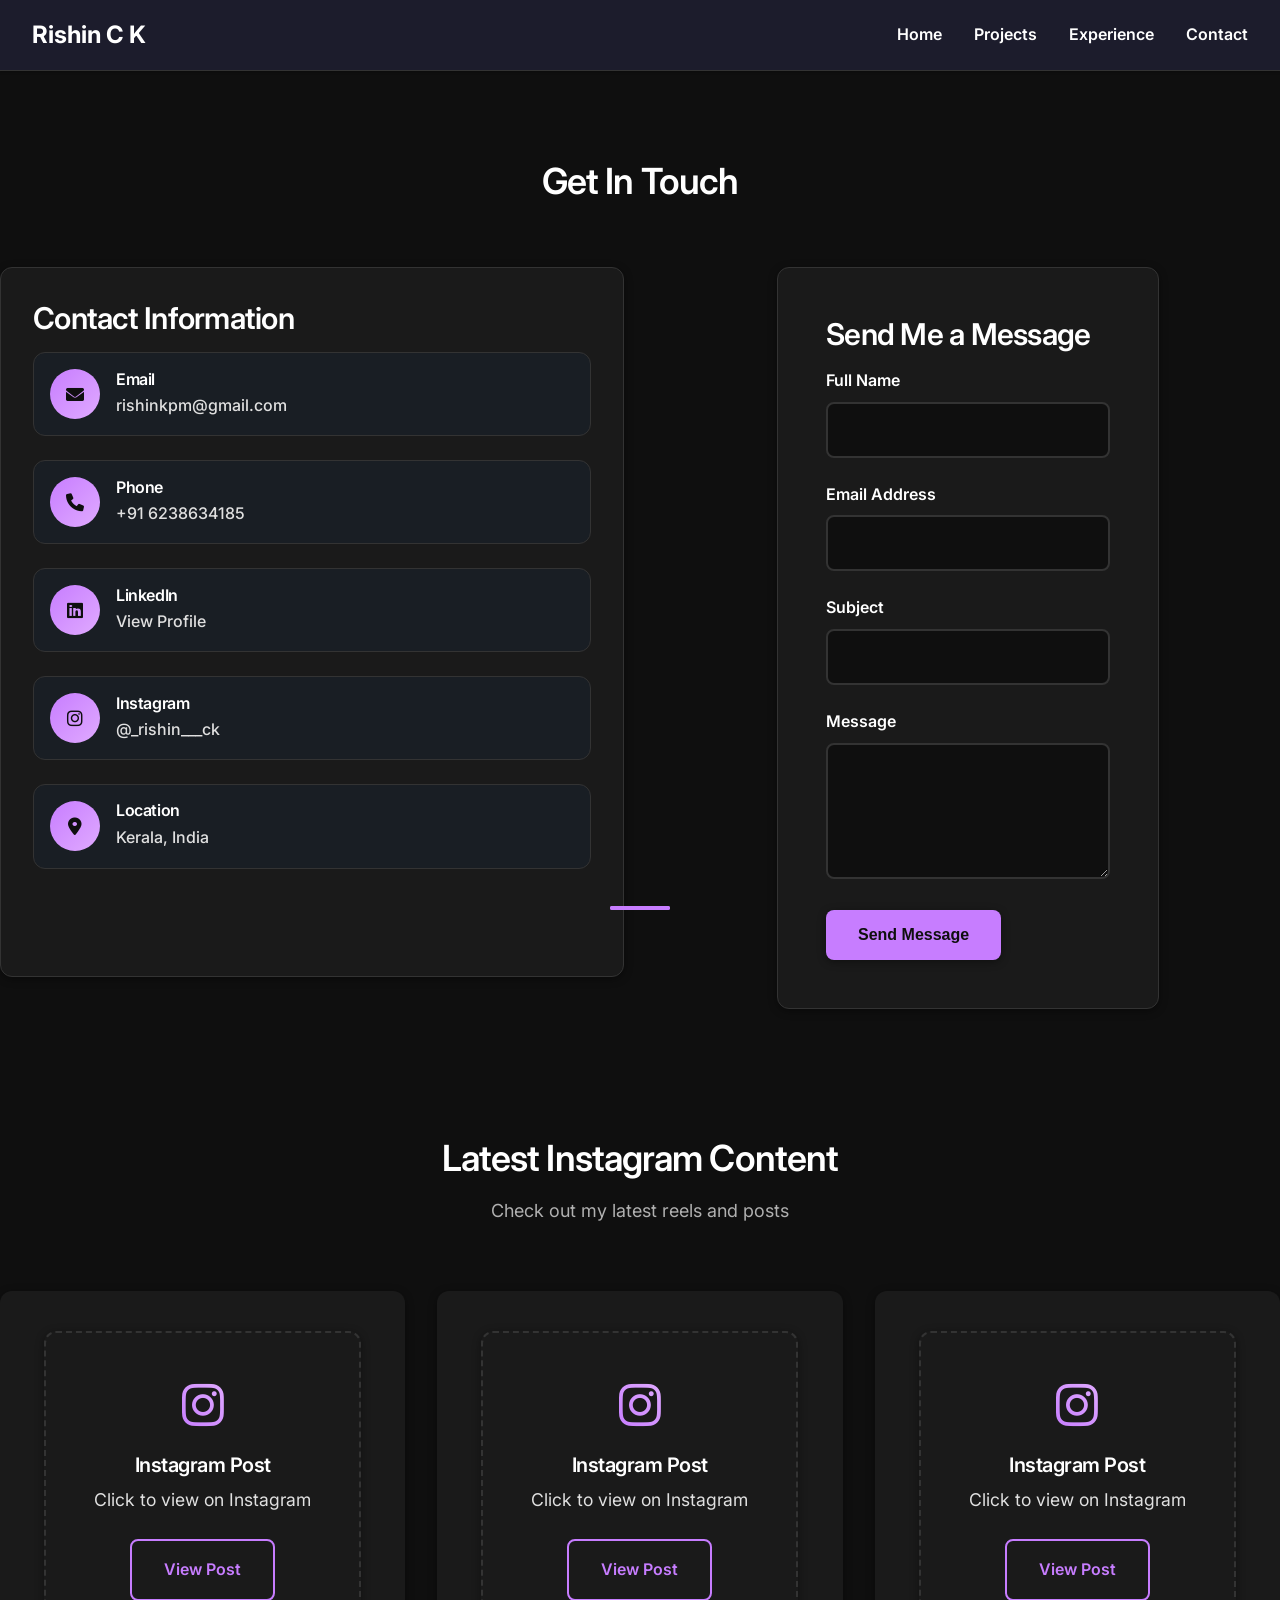
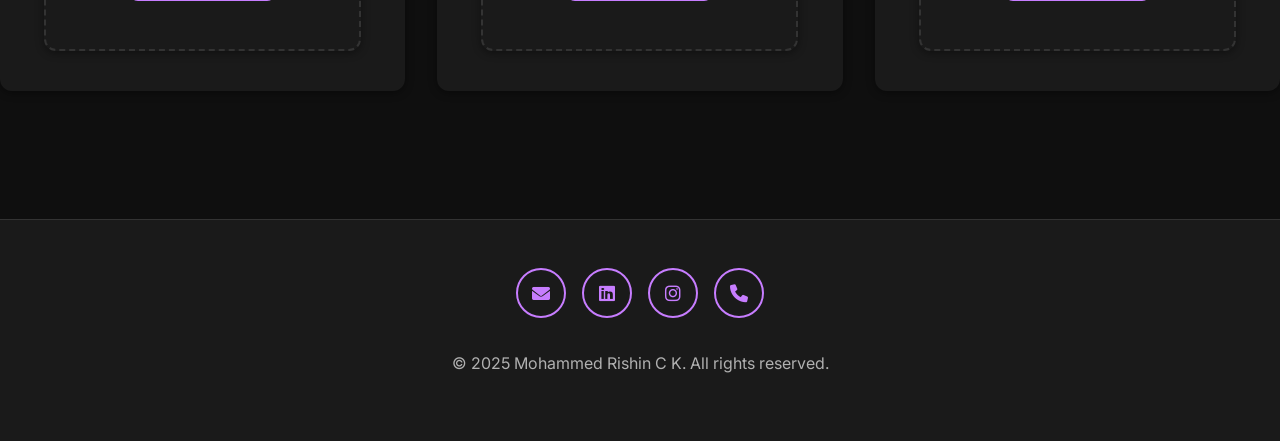
<file: contact.html>
<!DOCTYPE html>
<html lang="en">
<head>
  <meta charset="UTF-8">
  <meta name="viewport" content="width=device-width, initial-scale=1.0">
  <title>Contact | Rishin C K</title>
  <link rel="stylesheet" href="style.css">
  <link href="https://fonts.googleapis.com/css2?family=Inter:wght@300;400;500;600;700&display=swap" rel="stylesheet">
  <link rel="stylesheet" href="https://cdnjs.cloudflare.com/ajax/libs/font-awesome/6.0.0/css/all.min.css">
</head>
<body>
  <header>
    <nav>
      <a href="index.html" class="logo">Rishin C K</a>
      <ul>
        <li><a href="index.html">Home</a></li>
        <li><a href="projects.html">Projects</a></li>
        <li><a href="experience.html">Experience</a></li>
        <li><a href="contact.html">Contact</a></li>
      </ul>
      <div class="mobile-menu">
        <span></span>
        <span></span>
        <span></span>
      </div>
    </nav>
  </header>

  <section class="section" style="margin-top: 6rem;">
    <div class="section-title">
      <h2>Get In Touch</h2>
    </div>

    <div class="grid grid-2">
      <div class="card">
        <h3>Contact Information</h3>
        <div class="contact-info">
          <div class="contact-item">
            <div class="contact-icon">
              <i class="fas fa-envelope"></i>
            </div>
            <div class="contact-details">
              <h4>Email</h4>
              <a href="mailto:rishinkpm@gmail.com">rishinkpm@gmail.com</a>
            </div>
          </div>
          
          <div class="contact-item">
            <div class="contact-icon">
              <i class="fas fa-phone"></i>
            </div>
            <div class="contact-details">
              <h4>Phone</h4>
              <a href="tel:+916238634185">+91 6238634185</a>
            </div>
          </div>
          
          <div class="contact-item">
            <div class="contact-icon">
              <i class="fab fa-linkedin"></i>
            </div>
            <div class="contact-details">
              <h4>LinkedIn</h4>
              <a href="https://www.linkedin.com/in/mohammed-rishin-c-k-a00525240" target="_blank">View Profile</a>
            </div>
          </div>
          
          <div class="contact-item">
            <div class="contact-icon">
              <i class="fab fa-instagram"></i>
            </div>
            <div class="contact-details">
              <h4>Instagram</h4>
              <a href="https://www.instagram.com/_rishin___ck?igsh=eXE4Y3RrOGk3bXFx&utm_source=qr" target="_blank">@_rishin___ck</a>
            </div>
          </div>
          
          <div class="contact-item">
            <div class="contact-icon">
              <i class="fas fa-map-marker-alt"></i>
            </div>
            <div class="contact-details">
              <h4>Location</h4>
              <p>Kerala, India</p>
            </div>
          </div>
        </div>
      </div>

      <div class="contact-form">
        <h3>Send Me a Message</h3>
        <form id="contact-form">
          <div class="form-group">
            <label for="name">Full Name</label>
            <input type="text" id="name" name="name" required>
          </div>
          
          <div class="form-group">
            <label for="email">Email Address</label>
            <input type="email" id="email" name="email" required>
          </div>
          
          <div class="form-group">
            <label for="subject">Subject</label>
            <input type="text" id="subject" name="subject" required>
          </div>
          
          <div class="form-group">
            <label for="message">Message</label>
            <textarea id="message" name="message" rows="5" required></textarea>
          </div>
          
          <button type="submit" class="btn">Send Message</button>
        </form>
      </div>
    </div>
  </section>

  <!-- Instagram Reels Section -->
  <section class="section">
    <div class="section-title">
      <h2>Latest Instagram Content</h2>
      <p>Check out my latest reels and posts</p>
    </div>
    
    <div class="instagram-showcase">
      <div class="instagram-grid">
        <!-- Instagram posts will be embedded here -->
        <div class="instagram-placeholder">
          <div class="instagram-item">
            <i class="fab fa-instagram"></i>
            <h4>Follow me on Instagram</h4>
            <p>@_rishin___ck</p>
            <a href="https://www.instagram.com/_rishin___ck?igsh=eXE4Y3RrOGk3bXFx&utm_source=qr" target="_blank" class="btn btn-outline">View Profile</a>
          </div>
        </div>
      </div>
    </div>
  </section>

  <footer>
    <div class="footer-content">
      <div class="social-links">
        <a href="mailto:rishinkpm@gmail.com" title="Email">
          <i class="fas fa-envelope"></i>
        </a>
        <a href="https://www.linkedin.com/in/mohammed-rishin-c-k-a00525240" target="_blank" title="LinkedIn">
          <i class="fab fa-linkedin"></i>
        </a>
        <a href="https://www.instagram.com/_rishin___ck?igsh=eXE4Y3RrOGk3bXFx&utm_source=qr" target="_blank" title="Instagram">
          <i class="fab fa-instagram"></i>
        </a>
        <a href="tel:+916238634185" title="Phone">
          <i class="fas fa-phone"></i>
        </a>
      </div>
      <p>&copy; 2025 Mohammed Rishin C K. All rights reserved.</p>
    </div>
  </footer>

  <script src="script.js"></script>
</body>
</html>
</file>
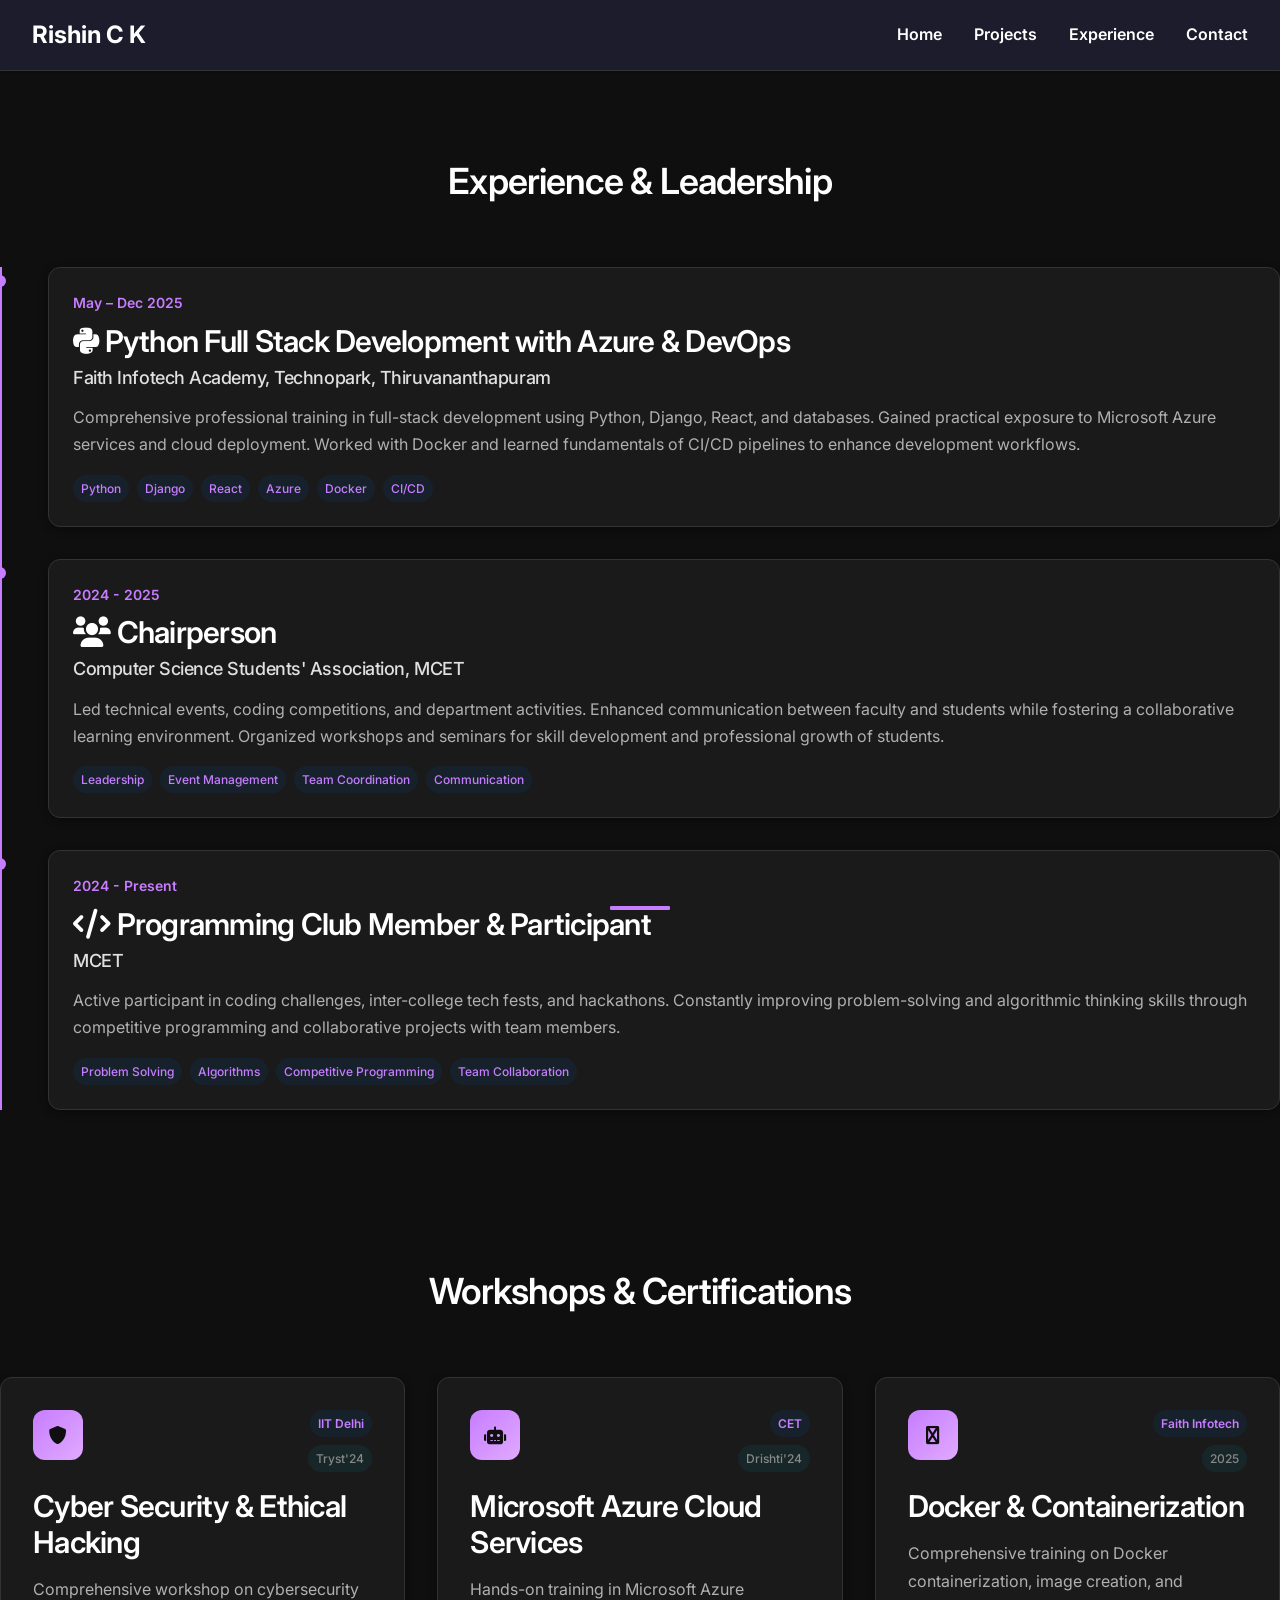
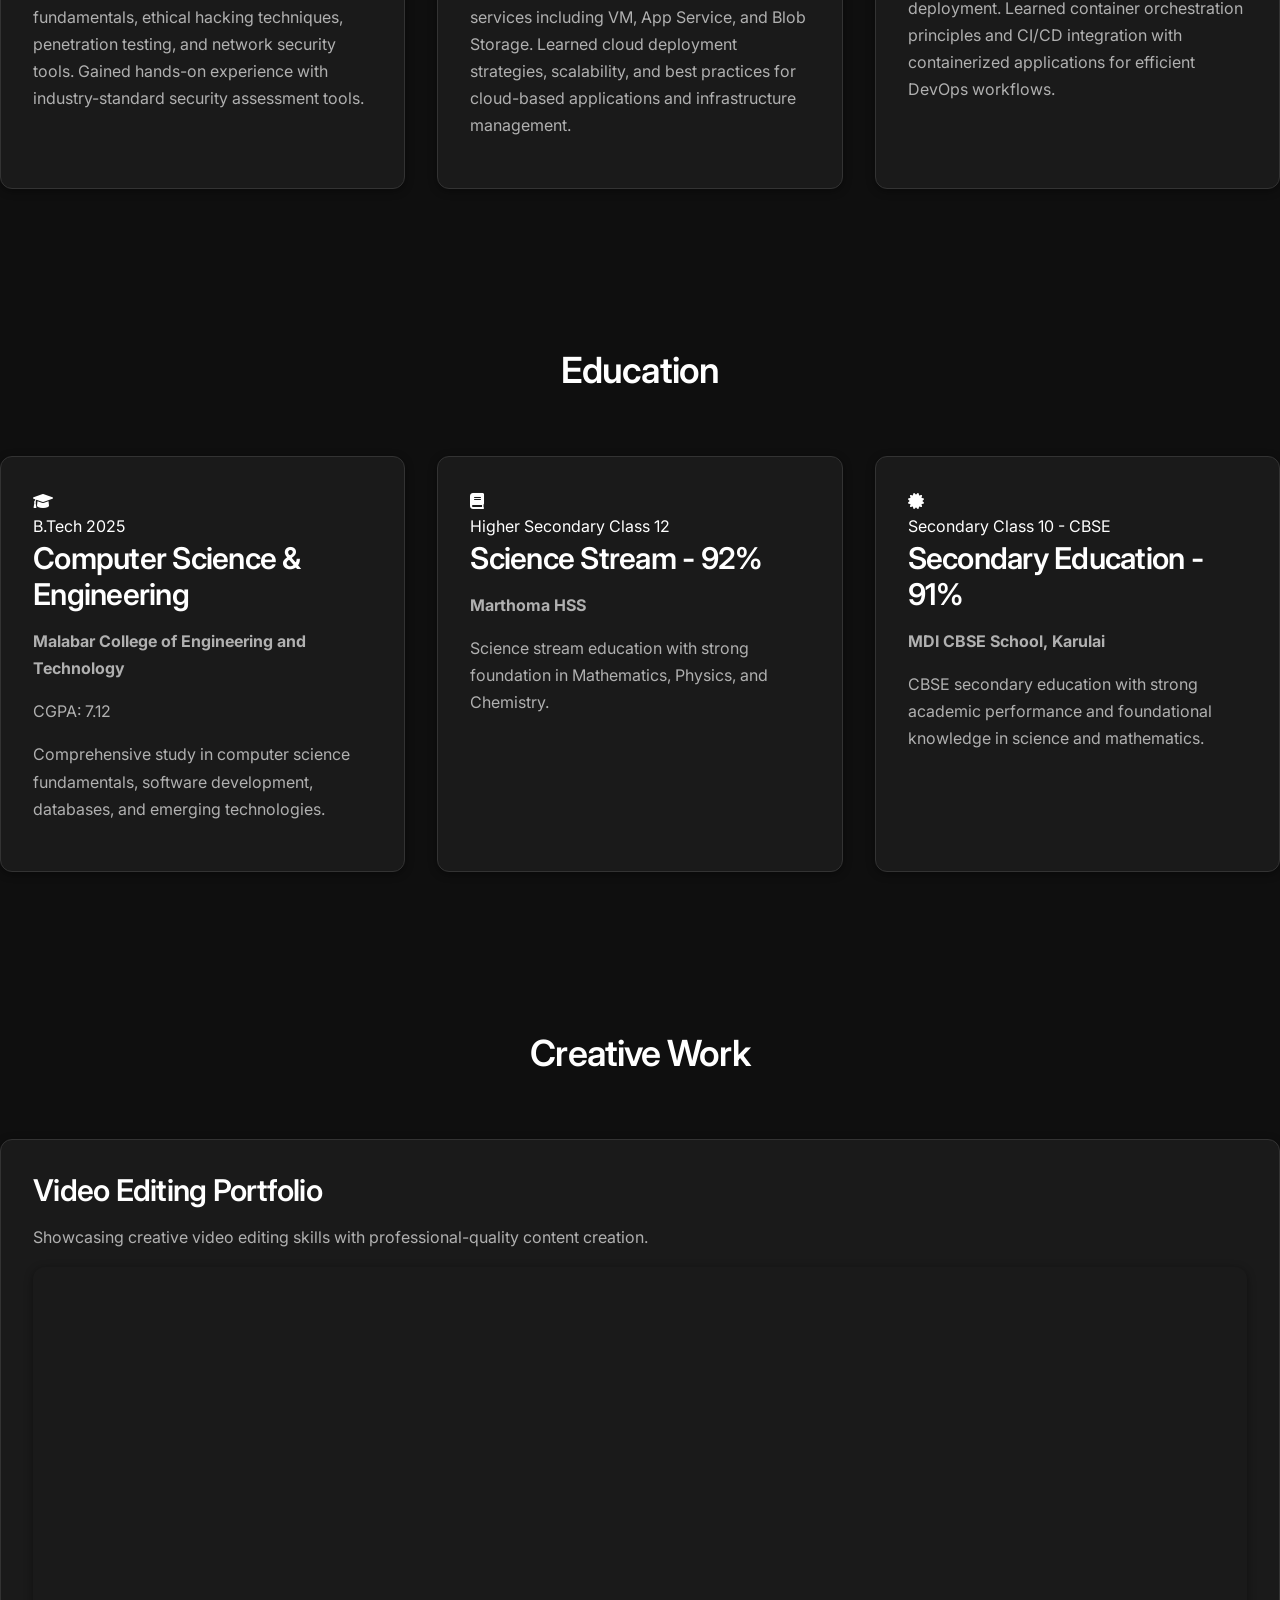
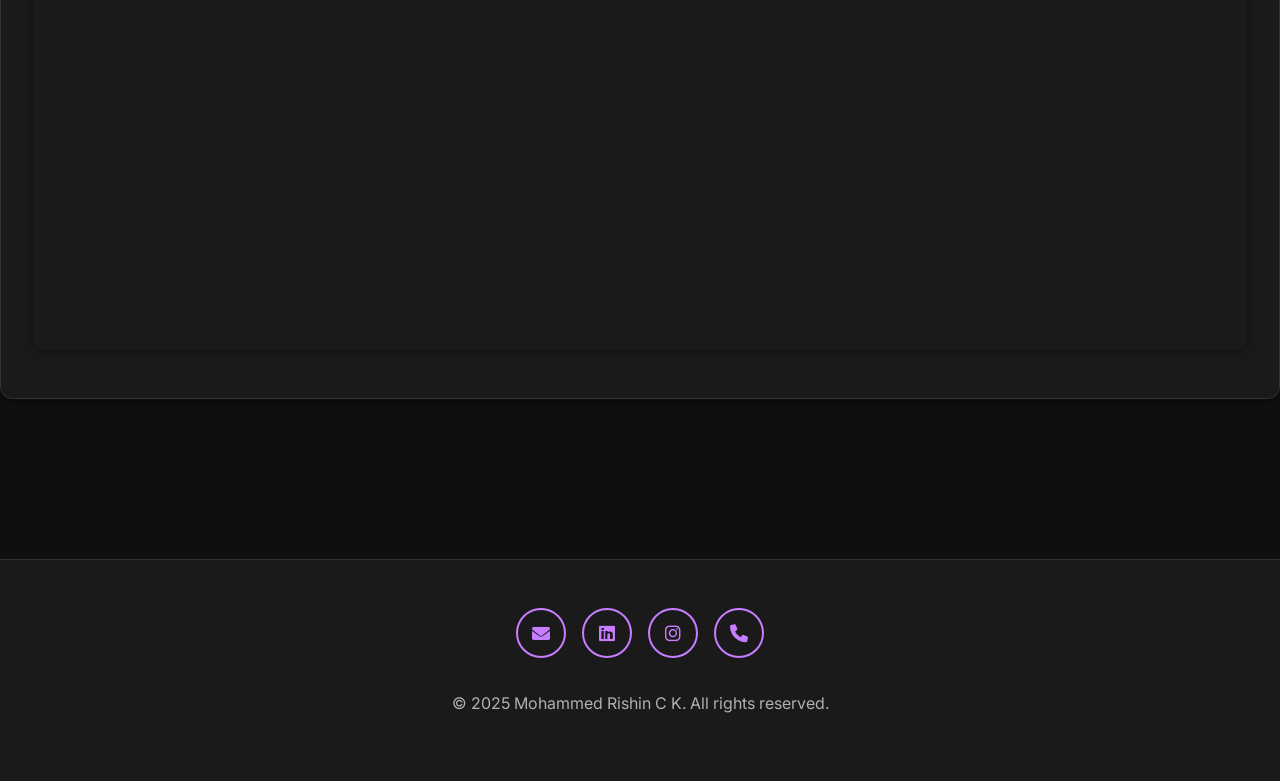
<file: experience.html>
<!DOCTYPE html>
<html lang="en">
<head>
  <meta charset="UTF-8">
  <meta name="viewport" content="width=device-width, initial-scale=1.0">
  <title>Experience | Rishin C K</title>
  <link rel="stylesheet" href="style.css">
  <link href="https://fonts.googleapis.com/css2?family=Inter:wght@300;400;500;600;700&display=swap" rel="stylesheet">
  <link rel="stylesheet" href="https://cdnjs.cloudflare.com/ajax/libs/font-awesome/6.0.0/css/all.min.css">
</head>
<body>
  <header>
    <nav>
      <a href="index.html" class="logo">Rishin C K</a>
      <ul>
        <li><a href="index.html">Home</a></li>
        <li><a href="projects.html">Projects</a></li>
        <li><a href="experience.html">Experience</a></li>
        <li><a href="contact.html">Contact</a></li>
      </ul>
      <div class="mobile-menu">
        <span></span>
        <span></span>
        <span></span>
      </div>
    </nav>
  </header>

  <section class="section" style="margin-top: 6rem;">
    <div class="section-title">
      <h2>Experience & Leadership</h2>
    </div>

    <div class="experience-timeline">
      <div class="timeline-item">
        <div class="timeline-content">
          <div class="timeline-date">May – Dec 2025</div>
          <h3><i class="fab fa-python"></i> Python Full Stack Development with Azure & DevOps</h3>
          <h4>Faith Infotech Academy, Technopark, Thiruvananthapuram</h4>
          <p>Comprehensive professional training in full-stack development using Python, Django, React, and databases. Gained practical exposure to Microsoft Azure services and cloud deployment. Worked with Docker and learned fundamentals of CI/CD pipelines to enhance development workflows.</p>
          <div class="skills-used">
            <span class="skill-tag">Python</span>
            <span class="skill-tag">Django</span>
            <span class="skill-tag">React</span>
            <span class="skill-tag">Azure</span>
            <span class="skill-tag">Docker</span>
            <span class="skill-tag">CI/CD</span>
          </div>
        </div>
      </div>

      <div class="timeline-item">
        <div class="timeline-content">
          <div class="timeline-date">2024 - 2025</div>
          <h3><i class="fas fa-users"></i> Chairperson</h3>
          <h4>Computer Science Students' Association, MCET</h4>
          <p>Led technical events, coding competitions, and department activities. Enhanced communication between faculty and students while fostering a collaborative learning environment. Organized workshops and seminars for skill development and professional growth of students.</p>
          <div class="skills-used">
            <span class="skill-tag">Leadership</span>
            <span class="skill-tag">Event Management</span>
            <span class="skill-tag">Team Coordination</span>
            <span class="skill-tag">Communication</span>
          </div>
        </div>
      </div>

      <div class="timeline-item">
        <div class="timeline-content">
          <div class="timeline-date">2024 - Present</div>
          <h3><i class="fas fa-code"></i> Programming Club Member & Participant</h3>
          <h4>MCET</h4>
          <p>Active participant in coding challenges, inter-college tech fests, and hackathons. Constantly improving problem-solving and algorithmic thinking skills through competitive programming and collaborative projects with team members.</p>
          <div class="skills-used">
            <span class="skill-tag">Problem Solving</span>
            <span class="skill-tag">Algorithms</span>
            <span class="skill-tag">Competitive Programming</span>
            <span class="skill-tag">Team Collaboration</span>
          </div>
        </div>
      </div>
    </div>
  </section>

  <section class="section">
    <div class="section-title">
      <h2>Workshops & Certifications</h2>
    </div>
    
    <div class="grid grid-2">
      <div class="card">
        <div class="workshop-header">
          <div class="workshop-icon">
            <i class="fas fa-shield-alt"></i>
          </div>
          <div class="workshop-meta">
            <span class="workshop-tag">IIT Delhi</span>
            <span class="workshop-date">Tryst'24</span>
          </div>
        </div>
        <h3>Cyber Security & Ethical Hacking</h3>
        <p>Comprehensive workshop on cybersecurity fundamentals, ethical hacking techniques, penetration testing, and network security tools. Gained hands-on experience with industry-standard security assessment tools.</p>
      </div>

      <div class="card">
        <div class="workshop-header">
          <div class="workshop-icon">
            <i class="fas fa-robot"></i>
          </div>
          <div class="workshop-meta">
            <span class="workshop-tag">CET</span>
            <span class="workshop-date">Drishti'24</span>
          </div>
        </div>
        <h3>Microsoft Azure Cloud Services</h3>
        <p>Hands-on training in Microsoft Azure services including VM, App Service, and Blob Storage. Learned cloud deployment strategies, scalability, and best practices for cloud-based applications and infrastructure management.</p>
      </div>

      <div class="card">
        <div class="workshop-header">
          <div class="workshop-icon">
            <i class="fas fa-docker"></i>
          </div>
          <div class="workshop-meta">
            <span class="workshop-tag">Faith Infotech</span>
            <span class="workshop-date">2025</span>
          </div>
        </div>
        <h3>Docker & Containerization</h3>
        <p>Comprehensive training on Docker containerization, image creation, and deployment. Learned container orchestration principles and CI/CD integration with containerized applications for efficient DevOps workflows.</p>
      </div>
    </div>
  </section>

  <section class="section">
    <div class="section-title">
      <h2>Education</h2>
    </div>
    
    <div class="grid grid-2">
      <div class="card">
        <div class="education-header">
          <div class="education-icon">
            <i class="fas fa-graduation-cap"></i>
          </div>
          <div class="education-meta">
            <span class="education-tag">B.Tech</span>
            <span class="education-year">2025</span>
          </div>
        </div>
        <h3>Computer Science & Engineering</h3>
        <p><strong>Malabar College of Engineering and Technology</strong></p>
        <p>CGPA: 7.12</p>
        <p>Comprehensive study in computer science fundamentals, software development, databases, and emerging technologies.</p>
      </div>

      <div class="card">
        <div class="education-header">
          <div class="education-icon">
            <i class="fas fa-book"></i>
          </div>
          <div class="education-meta">
            <span class="education-tag">Higher Secondary</span>
            <span class="education-year">Class 12</span>
          </div>
        </div>
        <h3>Science Stream - 92%</h3>
        <p><strong>Marthoma HSS</strong></p>
        <p>Science stream education with strong foundation in Mathematics, Physics, and Chemistry.</p>
      </div>

      <div class="card">
        <div class="education-header">
          <div class="education-icon">
            <i class="fas fa-certificate"></i>
          </div>
          <div class="education-meta">
            <span class="education-tag">Secondary</span>
            <span class="education-year">Class 10 - CBSE</span>
          </div>
        </div>
        <h3>Secondary Education - 91%</h3>
        <p><strong>MDI CBSE School, Karulai</strong></p>
        <p>CBSE secondary education with strong academic performance and foundational knowledge in science and mathematics.</p>
      </div>
    </div>
  </section>

  <section class="section">
    <div class="section-title">
      <h2>Creative Work</h2>
    </div>
    
    <div class="card">
      <h3>Video Editing Portfolio</h3>
      <p>Showcasing creative video editing skills with professional-quality content creation.</p>
      <div class="video-container">
        <iframe src="https://www.youtube.com/embed/jo1PYw_bBnM" 
                title="Video Editing Work" 
                allowfullscreen>
        </iframe>
      </div>
    </div>
  </section>

  <footer>
    <div class="footer-content">
      <div class="social-links">
        <a href="mailto:rishinkpm@gmail.com" title="Email">
          <i class="fas fa-envelope"></i>
        </a>
        <a href="https://www.linkedin.com/in/mohammed-rishin-c-k-a00525240" target="_blank" title="LinkedIn">
          <i class="fab fa-linkedin"></i>
        </a>
        <a href="https://www.instagram.com/_rishin___ck?igsh=eXE4Y3RrOGk3bXFx&utm_source=qr" target="_blank" title="Instagram">
          <i class="fab fa-instagram"></i>
        </a>
        <a href="tel:+916238634185" title="Phone">
          <i class="fas fa-phone"></i>
        </a>
      </div>
      <p>&copy; 2025 Mohammed Rishin C K. All rights reserved.</p>
    </div>
  </footer>

  <script src="script.js"></script>
</body>
</html>
</file>
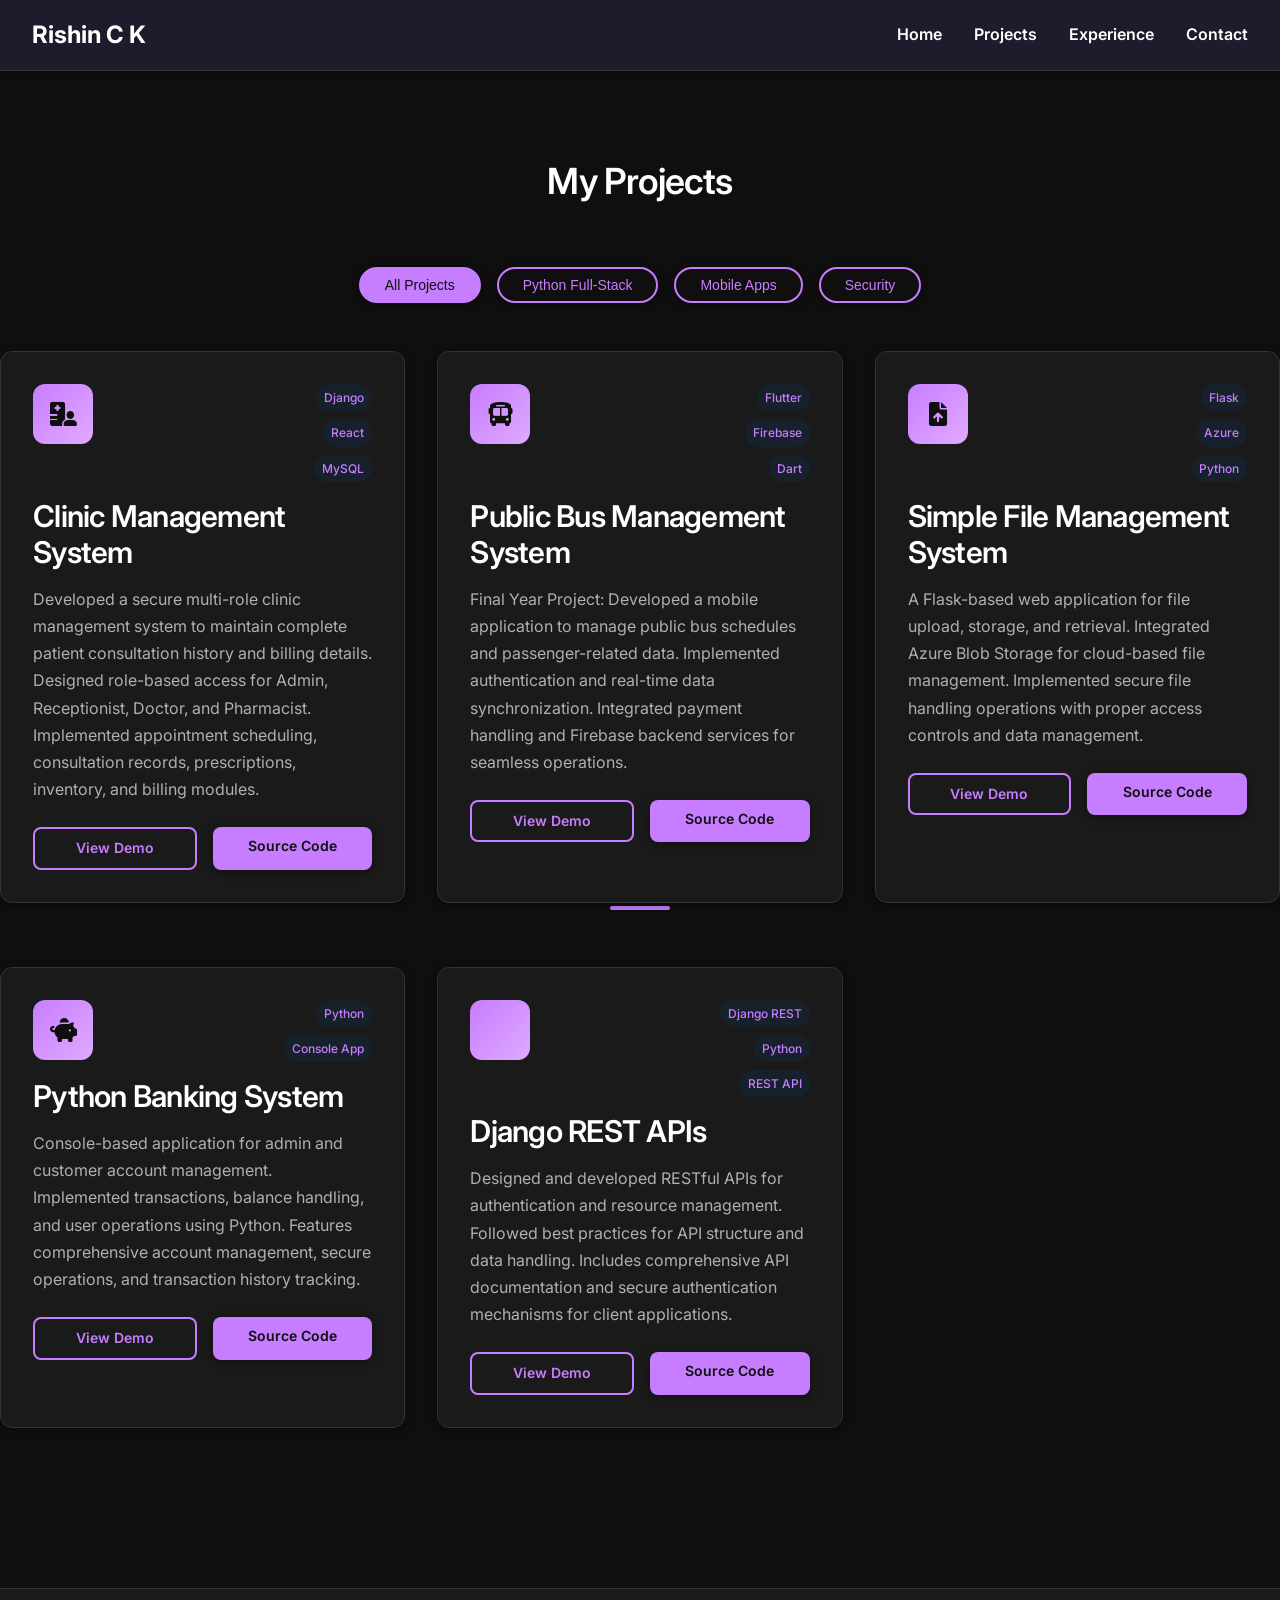
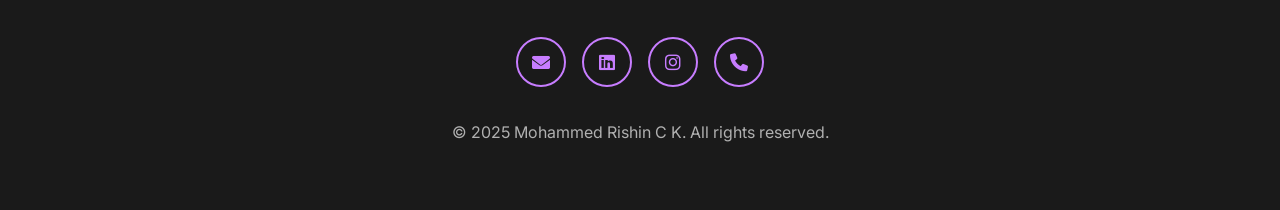
<file: projects.html>
<!DOCTYPE html>
<html lang="en">
<head>
  <meta charset="UTF-8">
  <meta name="viewport" content="width=device-width, initial-scale=1.0">
  <title>Projects | Rishin C K</title>
  <link rel="stylesheet" href="style.css">
  <link href="https://fonts.googleapis.com/css2?family=Inter:wght@300;400;500;600;700&display=swap" rel="stylesheet">
  <link rel="stylesheet" href="https://cdnjs.cloudflare.com/ajax/libs/font-awesome/6.0.0/css/all.min.css">
</head>
<body>
  <header>
    <nav>
      <a href="index.html" class="logo">Rishin C K</a>
      <ul>
        <li><a href="index.html">Home</a></li>
        <li><a href="projects.html">Projects</a></li>
        <li><a href="experience.html">Experience</a></li>
        <li><a href="contact.html">Contact</a></li>
      </ul>
      <div class="mobile-menu">
        <span></span>
        <span></span>
        <span></span>
      </div>
    </nav>
  </header>

  <section class="section" style="margin-top: 6rem;">
    <div class="section-title">
      <h2>My Projects</h2>
    </div>

    <div class="filter-buttons text-center mb-2">
      <button class="btn filter-btn active" data-filter="all">All Projects</button>
      <button class="btn filter-btn" data-filter="web">Python Full-Stack</button>
      <button class="btn filter-btn" data-filter="mobile">Mobile Apps</button>
      <button class="btn filter-btn" data-filter="security">Security</button>
    </div>

    <div class="grid grid-2">
      <div class="card project-card" data-category="web">
        <div class="project-header">
          <div class="project-icon">
            <i class="fas fa-hospital-user"></i>
          </div>
          <div class="project-meta">
            <span class="project-tag">Django</span>
            <span class="project-tag">React</span>
            <span class="project-tag">MySQL</span>
          </div>
        </div>
        <h3>Clinic Management System</h3>
        <p>Developed a secure multi-role clinic management system to maintain complete patient consultation history and billing details. Designed role-based access for Admin, Receptionist, Doctor, and Pharmacist. Implemented appointment scheduling, consultation records, prescriptions, inventory, and billing modules.</p>
        <div class="project-links">
          <a href="#" class="btn btn-outline">View Demo</a>
          <a href="#" class="btn">Source Code</a>
        </div>
      </div>

      <div class="card project-card" data-category="mobile">
        <div class="project-header">
          <div class="project-icon">
            <i class="fas fa-bus"></i>
          </div>
          <div class="project-meta">
            <span class="project-tag">Flutter</span>
            <span class="project-tag">Firebase</span>
            <span class="project-tag">Dart</span>
          </div>
        </div>
        <h3>Public Bus Management System</h3>
        <p>Final Year Project: Developed a mobile application to manage public bus schedules and passenger-related data. Implemented authentication and real-time data synchronization. Integrated payment handling and Firebase backend services for seamless operations.</p>
        <div class="project-links">
          <a href="#" class="btn btn-outline">View Demo</a>
          <a href="#" class="btn">Source Code</a>
        </div>
      </div>

      <div class="card project-card" data-category="web">
        <div class="project-header">
          <div class="project-icon">
            <i class="fas fa-file-upload"></i>
          </div>
          <div class="project-meta">
            <span class="project-tag">Flask</span>
            <span class="project-tag">Azure</span>
            <span class="project-tag">Python</span>
          </div>
        </div>
        <h3>Simple File Management System</h3>
        <p>A Flask-based web application for file upload, storage, and retrieval. Integrated Azure Blob Storage for cloud-based file management. Implemented secure file handling operations with proper access controls and data management.</p>
        <div class="project-links">
          <a href="#" class="btn btn-outline">View Demo</a>
          <a href="#" class="btn">Source Code</a>
        </div>
      </div>

      <div class="card project-card" data-category="web">
        <div class="project-header">
          <div class="project-icon">
            <i class="fas fa-piggy-bank"></i>
          </div>
          <div class="project-meta">
            <span class="project-tag">Python</span>
            <span class="project-tag">Console App</span>
          </div>
        </div>
        <h3>Python Banking System</h3>
        <p>Console-based application for admin and customer account management. Implemented transactions, balance handling, and user operations using Python. Features comprehensive account management, secure operations, and transaction history tracking.</p>
        <div class="project-links">
          <a href="#" class="btn btn-outline">View Demo</a>
          <a href="#" class="btn">Source Code</a>
        </div>
      </div>

      <div class="card project-card" data-category="web">
        <div class="project-header">
          <div class="project-icon">
            <i class="fas fa-api"></i>
          </div>
          <div class="project-meta">
            <span class="project-tag">Django REST</span>
            <span class="project-tag">Python</span>
            <span class="project-tag">REST API</span>
          </div>
        </div>
        <h3>Django REST APIs</h3>
        <p>Designed and developed RESTful APIs for authentication and resource management. Followed best practices for API structure and data handling. Includes comprehensive API documentation and secure authentication mechanisms for client applications.</p>
        <div class="project-links">
          <a href="#" class="btn btn-outline">View Demo</a>
          <a href="#" class="btn">Source Code</a>
        </div>
      </div>

    </div>
  </section>

  <footer>
    <div class="footer-content">
      <div class="social-links">
        <a href="mailto:rishinkpm@gmail.com" title="Email">
          <i class="fas fa-envelope"></i>
        </a>
        <a href="https://www.linkedin.com/in/mohammed-rishin-c-k-a00525240" target="_blank" title="LinkedIn">
          <i class="fab fa-linkedin"></i>
        </a>
        <a href="https://www.instagram.com/_rishin___ck?igsh=eXE4Y3RrOGk3bXFx&utm_source=qr" target="_blank" title="Instagram">
          <i class="fab fa-instagram"></i>
        </a>
        <a href="tel:+916238634185" title="Phone">
          <i class="fas fa-phone"></i>
        </a>
      </div>
      <p>&copy; 2025 Mohammed Rishin C K. All rights reserved.</p>
    </div>
  </footer>

  <script src="script.js"></script>
</body>
</html>
</file>
<file: style.css>
/* ========================================
   CLEAN & MINIMALIST PORTFOLIO
   Modern Design with Subtle Accents
   ======================================== */

/* ========================================
   CSS CUSTOM PROPERTIES (VARIABLES)
   ======================================== */
:root {
  /* Dark Theme - Purple Accents */
  --primary-color: #1a1a1a;        /* Dark Text */
  --accent-color: #c77dff;         /* Purple/Magenta */
  --accent-light: #e0aaff;         /* Lighter Purple */
  --secondary-color: #888888;      /* Medium Gray */
  
  /* Dark Background Colors */
  --bg-primary: #0f0f0f;           /* Very Dark Background */
  --bg-secondary: #1a1a1a;         /* Dark Gray */
  --bg-tertiary: #2a2a2a;          /* Medium Dark Gray */
  --bg-card: #1a1a1a;              /* Card Background */
  --bg-hover: #242424;             /* Hover Background */
  --bg-nav: rgba(15, 15, 15, 0.95); /* Navigation Background */
  
  /* Text Colors */
  --text-primary: #ffffff;         /* White Text */
  --text-secondary: #e0e0e0;       /* Light Gray */
  --text-tertiary: #b0b0b0;        /* Medium Gray */
  --text-muted: #808080;           /* Muted Gray */
  --text-inverse: #0f0f0f;         /* Dark Text */
  --text-nav: #ffffff;             /* Navigation Text */
  
  /* Border Colors */
  --border-light: #333333;         /* Light Border */
  --border-medium: #2a2a2a;        /* Medium Border */
  --border-dark: #1f1f1f;          /* Dark Border */
  
  /* Shadow System */
  --shadow-sm: 0 1px 3px 0 rgba(0, 0, 0, 0.3);
  --shadow-md: 0 2px 8px 0 rgba(0, 0, 0, 0.4);
  --shadow-lg: 0 4px 16px 0 rgba(0, 0, 0, 0.5);
  --shadow-xl: 0 8px 24px 0 rgba(0, 0, 0, 0.6);
  
  /* Spacing System */
  --space-xs: 0.25rem;    /* 4px */
  --space-sm: 0.5rem;     /* 8px */
  --space-md: 1rem;       /* 16px */
  --space-lg: 1.5rem;     /* 24px */
  --space-xl: 2rem;       /* 32px */
  --space-2xl: 3rem;      /* 48px */
  --space-3xl: 4rem;      /* 64px */
  
  /* Border Radius */
  --radius-sm: 0.375rem;  /* 6px */
  --radius-md: 0.5rem;    /* 8px */
  --radius-lg: 0.75rem;   /* 12px */
  --radius-xl: 1rem;      /* 16px */
  --radius-full: 9999px;  /* Full rounded */
  
  /* Transitions */
  --transition-fast: 0.15s ease-in-out;
  --transition-normal: 0.3s ease-in-out;
  --transition-slow: 0.5s ease-in-out;
  
  /* Typography */
  --font-family-base: 'Inter', -apple-system, BlinkMacSystemFont, 'Segoe UI', Roboto, sans-serif;
  --font-size-xs: 0.75rem;    /* 12px */
  --font-size-sm: 0.875rem;   /* 14px */
  --font-size-base: 1rem;     /* 16px */
  --font-size-lg: 1.125rem;   /* 18px */
  --font-size-xl: 1.25rem;    /* 20px */
  --font-size-2xl: 1.5rem;    /* 24px */
  --font-size-3xl: 1.875rem;  /* 30px */
  --font-size-4xl: 2.25rem;   /* 36px */
  --font-size-5xl: 3rem;      /* 48px */
  
  /* Transitions Smooth */
  --transition-smooth: 0.3s ease-in-out;
}

* {
  margin: 0;
  padding: 0;
  box-sizing: border-box;
}

/* ========================================
   RESET & BASE STYLES
   ======================================== */
body {
  font-family: var(--font-family-base);
  line-height: 1.6;
  color: var(--text-primary);
  background-color: var(--bg-primary);
  overflow-x: hidden;
  font-size: var(--font-size-base);
}

/* ========================================
   TYPOGRAPHY SYSTEM
   ======================================== */
h1, h2, h3, h4, h5, h6 {
  font-weight: 600;
  line-height: 1.2;
  margin-bottom: var(--space-md);
  color: var(--text-primary);
  letter-spacing: -0.025em;
}

h1 { 
  font-size: clamp(var(--font-size-3xl), 5vw, var(--font-size-5xl));
  font-weight: 700;
}
h2 { 
  font-size: clamp(var(--font-size-2xl), 4vw, var(--font-size-4xl));
  font-weight: 600;
}
h3 { 
  font-size: clamp(var(--font-size-xl), 3vw, var(--font-size-3xl));
  font-weight: 600;
}
h4 { 
  font-size: var(--font-size-lg);
  color: var(--text-secondary);
  font-weight: 500;
}
h5 { 
  font-size: var(--font-size-base);
  font-weight: 500;
}
h6 { 
  font-size: var(--font-size-sm);
  font-weight: 500;
}

p {
  margin-bottom: var(--space-md);
  color: var(--text-tertiary);
  line-height: 1.7;
}

.text-large {
  font-size: var(--font-size-lg);
}

.text-small {
  font-size: var(--font-size-sm);
}

.text-muted {
  color: var(--text-muted);
}

/* ========================================
   NAVIGATION SYSTEM
   ======================================== */
nav {
  position: fixed;
  top: 0;
  width: 100%;
  background: var(--bg-nav);
  backdrop-filter: blur(10px);
  -webkit-backdrop-filter: blur(10px);
  padding: var(--space-md) var(--space-xl);
  display: flex;
  justify-content: space-between;
  align-items: center;
  z-index: 1000;
  transition: var(--transition-normal);
  border-bottom: 1px solid var(--border-light);
  box-shadow: var(--shadow-sm);
}

.logo {
  font-size: var(--font-size-2xl);
  font-weight: 700;
  color: var(--text-primary);
  text-decoration: none;
  transition: var(--transition-fast);
  text-shadow: none;
}

.logo:hover {
  color: var(--accent-color);
  text-shadow: none;
  transform: scale(1.02);
}

nav ul {
  display: flex;
  list-style: none;
  gap: var(--space-xl);
  margin: 0;
  padding: 0;
}

nav ul li a {
  color: var(--text-nav);
  text-decoration: none;
  font-weight: 600;
  font-size: var(--font-size-base);
  position: relative;
  transition: var(--transition-fast);
  padding: var(--space-sm) 0;
}

nav ul li a:hover {
  color: var(--accent-color);
  text-shadow: none;
  transform: translateY(-1px);
}

nav ul li a::after {
  content: '';
  position: absolute;
  bottom: -2px;
  left: 0;
  width: 0;
  height: 2px;
  background: var(--accent-color);
  border-radius: 2px;
  transition: var(--transition-normal);
  box-shadow: none;
}

nav ul li a:hover::after {
  width: 100%;
}

/* Mobile Navigation */
.mobile-menu {
  display: none;
  flex-direction: column;
  cursor: pointer;
  padding: var(--space-sm);
}

.mobile-menu span {
  width: 25px;
  height: 3px;
  background: var(--text-primary);
  margin: 3px 0;
  transition: var(--transition-fast);
  border-radius: 2px;
}

/* ========================================
   HERO SECTION
   ======================================== */
.hero {
  background: var(--bg-primary);
  color: var(--text-primary);
  padding: calc(var(--space-3xl) * 2) var(--space-xl) var(--space-3xl);
  text-align: center;
  position: relative;
  overflow: hidden;
  border-bottom: 1px solid var(--border-light);
}

.hero::before {
  content: '';
  position: absolute;
  top: 0;
  left: 0;
  right: 0;
  bottom: 0;
  background: none;
  opacity: 1;
}

.hero-content {
  position: relative;
  z-index: 2;
  max-width: 1400px;
  width: 100%;
  display: grid;
  grid-template-columns: 1fr 1.3fr;
  gap: 3rem;
  align-items: center;
}

.hero-text {
  display: flex;
  flex-direction: column;
  justify-content: center;
}

.hero h1 {
  margin-bottom: var(--space-md);
  animation: fadeInUp 1s ease-out;
  font-size: clamp(2.5rem, 6vw, 3.5rem);
}

.hero p {
  font-size: var(--font-size-lg);
  margin-bottom: var(--space-xl);
  color: var(--text-tertiary);
  animation: fadeInUp 1s ease-out 0.2s both;
}

/* ========================================
   BUTTON SYSTEM
   ======================================== */
.btn {
  display: inline-block;
  padding: var(--space-md) var(--space-xl);
  background: var(--accent-color);
  color: var(--text-inverse);
  text-decoration: none;
  border-radius: var(--radius-md);
  font-weight: 600;
  font-size: var(--font-size-base);
  transition: var(--transition-fast);
  border: none;
  cursor: pointer;
  text-align: center;
  box-shadow: var(--shadow-md);
  animation: fadeInUp 1s ease-out 0.4s both;
  text-shadow: none;
}

.btn:hover {
  transform: translateY(-2px);
  box-shadow: var(--shadow-lg);
  background: var(--accent-light);
  text-shadow: none;
}

.btn:active {
  transform: translateY(0);
}

.btn-outline {
  background: transparent;
  color: var(--accent-color);
  border: 2px solid var(--accent-color);
  box-shadow: none;
  text-shadow: none;
}

.btn-outline:hover {
  background: var(--accent-color);
  color: var(--text-inverse);
  box-shadow: var(--shadow-md);
  text-shadow: none;
}

.btn-secondary {
  background: var(--text-secondary);
  text-shadow: none;
}

.btn-secondary:hover {
  background: var(--text-primary);
  box-shadow: var(--shadow-md);
  text-shadow: none;
}

.btn-success {
  background: #22c55e;
  text-shadow: none;
}

.btn-success:hover {
  background: #16a34a;
  box-shadow: var(--shadow-md);
  text-shadow: none;
}


/* ========================================
   LAYOUT & CONTAINER SYSTEM
   ======================================== */
.container {
  max-width: 1200px;
  margin: 0 auto;
  padding: 0 var(--space-xl);
}

.container-sm {
  max-width: 800px;
  margin: 0 auto;
  padding: 0 var(--space-xl);
}

.container-lg {
  max-width: 1400px;
  margin: 0 auto;
  padding: 0 var(--space-xl);
}

/* ========================================
   SECTION SYSTEM
   ======================================== */
.section {
  padding: var(--space-3xl) 0;
}

.section-sm {
  padding: var(--space-xl) 0;
}

.section-lg {
  padding: calc(var(--space-3xl) * 1.5) 0;
}

.section-title {
  text-align: center;
  margin-bottom: var(--space-3xl);
}

.section-title h2 {
  margin-bottom: var(--space-md);
}

.section-title p {
  font-size: var(--font-size-lg);
  color: var(--text-tertiary);
  max-width: 600px;
  margin: 0 auto;
}

.section-title::after {
  content: '';
  position: absolute;
  bottom: -10px;
  left: 50%;
  transform: translateX(-50%);
  width: 60px;
  height: 4px;
  background: var(--accent-color);
  border-radius: var(--radius-sm);
}

/* ========================================
   PROFILE PHOTO COMPONENT
   ======================================== */
.hero-image {
  position: relative;
  display: flex;
  align-items: center;
  justify-content: center;
  width: 100%;
  min-width: 300px;
}

.hero-image img {
  max-width: 400px;
  height: auto;
  object-fit: cover;
  border-radius: 50%;
  border: 4px solid var(--border-light);
  box-shadow: var(--shadow-lg);
  animation: fadeInUp 1s ease-out 0.4s both;
}

.hero-subtitle {
  color: var(--text-secondary);
  font-size: var(--font-size-base);
  font-weight: 500;
  margin-bottom: var(--space-sm);
  animation: fadeInUp 1s ease-out 0.1s both;
}

.hero-description {
  color: var(--text-secondary);
  line-height: 1.8;
  font-size: var(--font-size-base);
  animation: fadeInUp 1s ease-out 0.3s both;
}

.profile-photo {
  text-align: center;
  margin: calc(var(--space-3xl) * -1) auto var(--space-3xl);
  position: relative;
  z-index: 3;
}

.profile-photo img {
  width: 200px;
  height: 200px;
  object-fit: cover;
  border-radius: var(--radius-full);
  border: 6px solid var(--bg-card);
  box-shadow: var(--shadow-lg);
  transition: var(--transition-normal);
  display: none;
}

.profile-photo img:hover {
  transform: scale(1.05);
}

/* ========================================
   CARD SYSTEM
   ======================================== */
.card {
  background: var(--bg-card);
  border-radius: var(--radius-lg);
  padding: var(--space-xl);
  margin-bottom: var(--space-xl);
  box-shadow: var(--shadow-md);
  transition: var(--transition-normal);
  border: 1px solid var(--border-light);
}

.card:hover {
  transform: translateY(-5px);
  box-shadow: var(--shadow-lg);
}

.card h3 {
  color: var(--text-primary);
  margin-bottom: var(--space-md);
}

.card h4 {
  color: var(--text-secondary);
  margin-bottom: var(--space-sm);
}

.card p {
  color: var(--text-tertiary);
}

/* ========================================
   GRID SYSTEM
   ======================================== */
.grid {
  display: grid;
  gap: var(--space-xl);
}

.grid-2 { 
  grid-template-columns: repeat(auto-fit, minmax(300px, 1fr)); 
}

.grid-3 { 
  grid-template-columns: repeat(auto-fit, minmax(250px, 1fr)); 
}

.grid-4 { 
  grid-template-columns: repeat(auto-fit, minmax(200px, 1fr)); 
}

/* ========================================
   SKILLS SECTION
   ======================================== */
.skills-grid {
  display: grid;
  grid-template-columns: repeat(auto-fit, minmax(200px, 1fr));
  gap: var(--space-lg);
  margin-top: var(--space-xl);
}

.skill-item {
  text-align: center;
  padding: var(--space-lg);
  background: var(--bg-card);
  border-radius: var(--radius-lg);
  box-shadow: var(--shadow-md);
  transition: var(--transition-normal);
  border: 1px solid var(--border-light);
}

.skill-item:hover {
  transform: translateY(-3px);
  box-shadow: var(--shadow-lg);
}

.skill-icon {
  font-size: var(--font-size-5xl);
  margin-bottom: var(--space-md);
  color: var(--accent-color);
}

.skill-progress {
  width: 100%;
  height: 8px;
  background: var(--bg-tertiary);
  border-radius: var(--radius-sm);
  overflow: hidden;
  margin-top: var(--space-md);
}

.skill-progress-bar {
  height: 100%;
  background: var(--accent-color);
  border-radius: var(--radius-sm);
  transition: width 2s ease-in-out;
  width: 0;
}

/* ========================================
   FORM SYSTEM
   ======================================== */
.contact-form {
  max-width: 600px;
  margin: 0 auto;
  background: var(--bg-card);
  padding: var(--space-2xl);
  border-radius: var(--radius-lg);
  box-shadow: var(--shadow-md);
  border: 1px solid var(--border-light);
}

.form-group {
  margin-bottom: var(--space-lg);
}

.form-group label {
  display: block;
  margin-bottom: var(--space-sm);
  font-weight: 600;
  color: var(--text-primary);
  font-size: var(--font-size-base);
}

.form-group input,
.form-group textarea {
  width: 100%;
  padding: var(--space-md);
  border: 2px solid var(--border-light);
  border-radius: var(--radius-md);
  font-size: var(--font-size-base);
  transition: var(--transition-normal);
  font-family: var(--font-family-base);
  background: var(--bg-primary);
  color: var(--text-primary);
}

.form-group input:focus,
.form-group textarea:focus {
  outline: none;
  border-color: var(--accent-color);
  box-shadow: 0 0 0 3px rgba(0, 102, 204, 0.1);
}

.form-group textarea {
  resize: vertical;
  min-height: 120px;
}

/* ========================================
   FOOTER SECTION
   ======================================== */
footer {
  background: var(--bg-card);
  color: var(--text-primary);
  text-align: center;
  padding: var(--space-2xl) var(--space-xl);
  margin-top: var(--space-3xl);
  border-top: 1px solid var(--border-light);
}

.footer-content {
  max-width: 1200px;
  margin: 0 auto;
}

.social-links {
  display: flex;
  justify-content: center;
  gap: var(--space-md);
  margin-bottom: var(--space-xl);
}

.social-links a {
  display: inline-flex;
  align-items: center;
  justify-content: center;
  width: 50px;
  height: 50px;
  background: transparent;
  color: var(--accent-color);
  text-decoration: none;
  border-radius: var(--radius-full);
  transition: var(--transition-normal);
  border: 2px solid var(--accent-color);
  font-size: var(--font-size-lg);
}

.social-links a:hover {
  background: var(--accent-color);
  color: var(--text-inverse);
  transform: translateY(-3px);
  box-shadow: var(--shadow-md);
}

/* ========================================
   ANIMATIONS & KEYFRAMES
   ======================================== */
@keyframes fadeInUp {
  from {
    opacity: 0;
    transform: translateY(30px);
  }
  to {
    opacity: 1;
    transform: translateY(0);
  }
}

@keyframes fadeIn {
  from { 
    opacity: 0; 
  }
  to { 
    opacity: 1; 
  }
}

@keyframes slideInLeft {
  from {
    opacity: 0;
    transform: translateX(-30px);
  }
  to {
    opacity: 1;
    transform: translateX(0);
  }
}

@keyframes slideInRight {
  from {
    opacity: 0;
    transform: translateX(30px);
  }
  to {
    opacity: 1;
    transform: translateX(0);
  }
}

/* Animation utility classes */
.fade-in {
  animation: fadeIn 1s ease-out;
}

.fade-in-up {
  animation: fadeInUp 1s ease-out;
}

.slide-in-left {
  animation: slideInLeft 0.8s ease-out;
}

.slide-in-right {
  animation: slideInRight 0.8s ease-out;
}

/* ========================================
   RESPONSIVE DESIGN
   ======================================== */
@media (max-width: 768px) {
  nav {
    padding: var(--space-md);
  }
  
  nav ul {
    display: none;
    position: absolute;
    top: 100%;
    left: 0;
    right: 0;
    background: var(--bg-card);
    flex-direction: column;
    padding: var(--space-md);
    gap: var(--space-md);
    box-shadow: var(--shadow-lg);
    border-radius: 0 0 var(--radius-lg) var(--radius-lg);
  }
  
  nav ul.active {
    display: flex;
  }
  
  .mobile-menu {
    display: flex;
  }
  
  .hero {
    padding: calc(var(--space-3xl) * 1.5) var(--space-md) var(--space-2xl);
  }
  
  .hero-content {
    grid-template-columns: 1fr;
    gap: 2rem;
  }
  
  .section {
    padding: var(--space-2xl) var(--space-md);
  }
  
  .contact-form {
    padding: var(--space-xl) var(--space-md);
  }
  
  .grid-2,
  .grid-3,
  .grid-4 {
    grid-template-columns: 1fr;
  }
}

@media (max-width: 480px) {
  .hero h1 {
    font-size: var(--font-size-3xl);
  }
  
  .hero p {
    font-size: var(--font-size-base);
  }
  
  .btn {
    padding: var(--space-sm) var(--space-lg);
    font-size: var(--font-size-sm);
  }
  
  .profile-photo img {
    width: 150px;
    height: 150px;
  }
  
  .container,
  .container-sm,
  .container-lg {
    padding: 0 var(--space-md);
  }
}

/* ========================================
   DARK THEME SUPPORT
   ======================================== */
@media (prefers-color-scheme: dark) {
  :root {
    --bg-primary: #0f172a;
    --bg-secondary: #1e293b;
    --bg-tertiary: #334155;
    --bg-card: #1e293b;
    --text-primary: #f8fafc;
    --text-secondary: #e2e8f0;
    --text-tertiary: #cbd5e1;
    --border-light: #334155;
    --border-medium: #475569;
    --accent-color: #3b82f6;
    --accent-light: #60a5fa;
  }
}

/* ========================================
   PROJECT STYLES
   ======================================== */
.filter-buttons {
  display: flex;
  justify-content: center;
  gap: var(--space-md);
  margin-bottom: var(--space-2xl);
  flex-wrap: wrap;
}

.filter-btn {
  background: transparent;
  border: 2px solid var(--accent-color);
  color: var(--accent-color);
  padding: var(--space-sm) var(--space-lg);
  border-radius: var(--radius-full);
  cursor: pointer;
  transition: var(--transition-normal);
  font-weight: 500;
  font-size: var(--font-size-sm);
}

.filter-btn:hover,
.filter-btn.active {
  background: var(--accent-color);
  color: var(--text-inverse);
  transform: translateY(-2px);
  box-shadow: var(--shadow-md);
}

.project-card {
  position: relative;
  overflow: hidden;
}

.project-header {
  display: flex;
  justify-content: space-between;
  align-items: flex-start;
  margin-bottom: var(--space-md);
}

.project-icon {
  width: 60px;
  height: 60px;
  background: linear-gradient(135deg, var(--accent-color), var(--accent-light));
  border-radius: var(--radius-lg);
  display: flex;
  align-items: center;
  justify-content: center;
  color: var(--text-inverse);
  font-size: var(--font-size-2xl);
}

.project-meta {
  display: flex;
  flex-direction: column;
  gap: var(--space-sm);
  align-items: flex-end;
}

.project-tag {
  background: rgba(0, 102, 204, 0.1);
  color: var(--accent-color);
  padding: var(--space-xs) var(--space-sm);
  border-radius: var(--radius-full);
  font-size: var(--font-size-xs);
  font-weight: 500;
}

.project-links {
  display: flex;
  gap: var(--space-md);
  margin-top: var(--space-lg);
}

.project-links .btn {
  flex: 1;
  text-align: center;
  padding: var(--space-sm) var(--space-md);
  font-size: var(--font-size-sm);
}

/* ========================================
   EXPERIENCE & TIMELINE STYLES
   ======================================== */
.experience-timeline {
  position: relative;
  padding-left: var(--space-xl);
}

.experience-timeline::before {
  content: '';
  position: absolute;
  left: 0;
  top: 0;
  bottom: 0;
  width: 2px;
  background: var(--accent-color);
}

.timeline-item {
  position: relative;
  margin-bottom: var(--space-xl);
}

.timeline-item::before {
  content: '';
  position: absolute;
  left: calc(var(--space-xl) * -1);
  top: var(--space-sm);
  width: 12px;
  height: 12px;
  background: var(--accent-color);
  border-radius: var(--radius-full);
  transform: translateX(-50%);
}

.timeline-content {
  background: var(--bg-card);
  padding: var(--space-lg);
  border-radius: var(--radius-lg);
  box-shadow: var(--shadow-md);
  margin-left: var(--space-md);
  border: 1px solid var(--border-light);
}

.timeline-content h3 {
  color: var(--text-primary);
  margin-bottom: var(--space-sm);
}

.timeline-content h4 {
  color: var(--text-secondary);
  margin-bottom: var(--space-md);
}

.timeline-content p {
  color: var(--text-tertiary);
}

.timeline-date {
  color: var(--accent-color);
  font-weight: 600;
  font-size: var(--font-size-sm);
  margin-bottom: var(--space-sm);
}

/* ========================================
   VIDEO EMBED STYLES
   ======================================== */
.video-container {
  position: relative;
  width: 100%;
  height: 0;
  padding-bottom: 56.25%; /* 16:9 aspect ratio */
  overflow: hidden;
  border-radius: var(--radius-lg);
  margin: var(--space-md) 0;
  box-shadow: var(--shadow-md);
}

.video-container iframe {
  position: absolute;
  top: 0;
  left: 0;
  width: 100%;
  height: 100%;
  border: none;
}

/* ========================================
   CONTACT STYLES
   ======================================== */
.contact-info {
  display: flex;
  flex-direction: column;
  gap: var(--space-lg);
}

.contact-item {
  display: flex;
  align-items: center;
  gap: var(--space-md);
  padding: var(--space-md);
  background: rgba(0, 102, 204, 0.05);
  border-radius: var(--radius-lg);
  transition: var(--transition-normal);
  border: 1px solid var(--border-light);
}

.contact-item:hover {
  background: rgba(0, 102, 204, 0.1);
  transform: translateX(5px);
  box-shadow: var(--shadow-md);
}

.contact-icon {
  width: 50px;
  height: 50px;
  background: linear-gradient(135deg, var(--accent-color), var(--accent-light));
  border-radius: var(--radius-full);
  display: flex;
  align-items: center;
  justify-content: center;
  color: var(--text-inverse);
  font-size: var(--font-size-lg);
  flex-shrink: 0;
}

.contact-details h4 {
  margin: 0 0 var(--space-xs) 0;
  color: var(--text-primary);
  font-size: var(--font-size-base);
  font-weight: 600;
}

.contact-details p,
.contact-details a {
  margin: 0;
  color: var(--text-secondary);
  text-decoration: none;
  transition: var(--transition-normal);
  font-weight: 500;
}

.contact-details a:hover {
  color: var(--accent-color);
}

/* ========================================
   WORKSHOP STYLES
   ======================================== */
.workshop-header {
  display: flex;
  justify-content: space-between;
  align-items: flex-start;
  margin-bottom: var(--space-md);
}

.workshop-icon {
  width: 50px;
  height: 50px;
  background: linear-gradient(135deg, var(--accent-color), var(--accent-light));
  border-radius: var(--radius-lg);
  display: flex;
  align-items: center;
  justify-content: center;
  color: var(--text-inverse);
  font-size: var(--font-size-lg);
}

.workshop-meta {
  display: flex;
  flex-direction: column;
  gap: var(--space-sm);
  align-items: flex-end;
}

.workshop-tag {
  background: rgba(0, 102, 204, 0.1);
  color: var(--accent-color);
  padding: var(--space-xs) var(--space-sm);
  border-radius: var(--radius-full);
  font-size: var(--font-size-xs);
  font-weight: 600;
}

.workshop-date {
  background: rgba(8, 145, 178, 0.1);
  color: var(--secondary-color);
  padding: var(--space-xs) var(--space-sm);
  border-radius: var(--radius-full);
  font-size: var(--font-size-xs);
  font-weight: 500;
}

.skills-used {
  display: flex;
  flex-wrap: wrap;
  gap: var(--space-sm);
  margin-top: var(--space-md);
}

.skill-tag {
  background: rgba(0, 102, 204, 0.1);
  color: var(--accent-color);
  padding: var(--space-xs) var(--space-sm);
  border-radius: var(--radius-full);
  font-size: var(--font-size-xs);
  font-weight: 500;
}

/* ========================================
   UTILITY CLASSES
   ======================================== */
/* Text Alignment */
.text-center { text-align: center; }
.text-left { text-align: left; }
.text-right { text-align: right; }

/* Spacing Utilities */
.mt-xs { margin-top: var(--space-xs); }
.mt-sm { margin-top: var(--space-sm); }
.mt-md { margin-top: var(--space-md); }
.mt-lg { margin-top: var(--space-lg); }
.mt-xl { margin-top: var(--space-xl); }

.mb-xs { margin-bottom: var(--space-xs); }
.mb-sm { margin-bottom: var(--space-sm); }
.mb-md { margin-bottom: var(--space-md); }
.mb-lg { margin-bottom: var(--space-lg); }
.mb-xl { margin-bottom: var(--space-xl); }

.p-xs { padding: var(--space-xs); }
.p-sm { padding: var(--space-sm); }
.p-md { padding: var(--space-md); }
.p-lg { padding: var(--space-lg); }
.p-xl { padding: var(--space-xl); }

/* Display Utilities */
.hidden { display: none; }
.visible { display: block; }
.flex { display: flex; }
.grid { display: grid; }

/* Flexbox Utilities */
.justify-center { justify-content: center; }
.justify-between { justify-content: space-between; }
.items-center { align-items: center; }
.flex-col { flex-direction: column; }
.flex-wrap { flex-wrap: wrap; }

/* Border Radius Utilities */
.rounded-sm { border-radius: var(--radius-sm); }
.rounded-md { border-radius: var(--radius-md); }
.rounded-lg { border-radius: var(--radius-lg); }
.rounded-xl { border-radius: var(--radius-xl); }
.rounded-full { border-radius: var(--radius-full); }

/* Shadow Utilities */
.shadow-sm { box-shadow: var(--shadow-sm); }
.shadow-md { box-shadow: var(--shadow-md); }
.shadow-lg { box-shadow: var(--shadow-lg); }
.shadow-xl { box-shadow: var(--shadow-xl); }

/* ========================================
   INSTAGRAM SHOWCASE STYLES
   ======================================== */
.instagram-showcase {
  margin-top: var(--space-2xl);
}

.instagram-grid {
  display: grid;
  grid-template-columns: repeat(auto-fit, minmax(300px, 1fr));
  gap: var(--space-xl);
  margin-top: var(--space-xl);
}

.instagram-placeholder {
  display: flex;
  justify-content: center;
  align-items: center;
  min-height: 400px;
}

.instagram-item {
  background: var(--bg-card);
  padding: var(--space-2xl);
  border-radius: var(--radius-lg);
  box-shadow: var(--shadow-md);
  text-align: center;
  border: 2px dashed var(--border-light);
  transition: all var(--transition-smooth);
}

.instagram-item:hover {
  border-color: var(--accent-color);
  box-shadow: var(--shadow-lg);
  transform: translateY(-2px);
}

.instagram-item i {
  font-size: 3rem;
  color: var(--accent-color);
  margin-bottom: var(--space-lg);
  background: linear-gradient(45deg, var(--accent-color) 0%, var(--accent-light) 100%);
  -webkit-background-clip: text;
  -webkit-text-fill-color: transparent;
  background-clip: text;
  text-shadow: none;
}

.instagram-item h4 {
  color: var(--text-primary);
  margin-bottom: var(--space-sm);
  font-size: 1.25rem;
  font-weight: 600;
}

.instagram-item p {
  color: var(--text-secondary);
  margin-bottom: var(--space-lg);
  font-size: 1.1rem;
}

/* Instagram Embed Styles */
.instagram-embed {
  background: var(--bg-card);
  border-radius: var(--radius-lg);
  overflow: hidden;
  box-shadow: var(--shadow-md);
  transition: all var(--transition-smooth);
}

.instagram-embed:hover {
  box-shadow: var(--shadow-lg);
  transform: translateY(-2px);
}

.instagram-embed iframe {
  width: 100%;
  border: none;
  border-radius: var(--radius-lg);
}

/* Responsive Design */
@media (max-width: 768px) {
  .instagram-grid {
    grid-template-columns: 1fr;
    gap: var(--space-lg);
  }
  
  .instagram-item {
    padding: var(--space-xl);
  }
  
  .instagram-item i {
    font-size: 2.5rem;
  }
}
</file>
